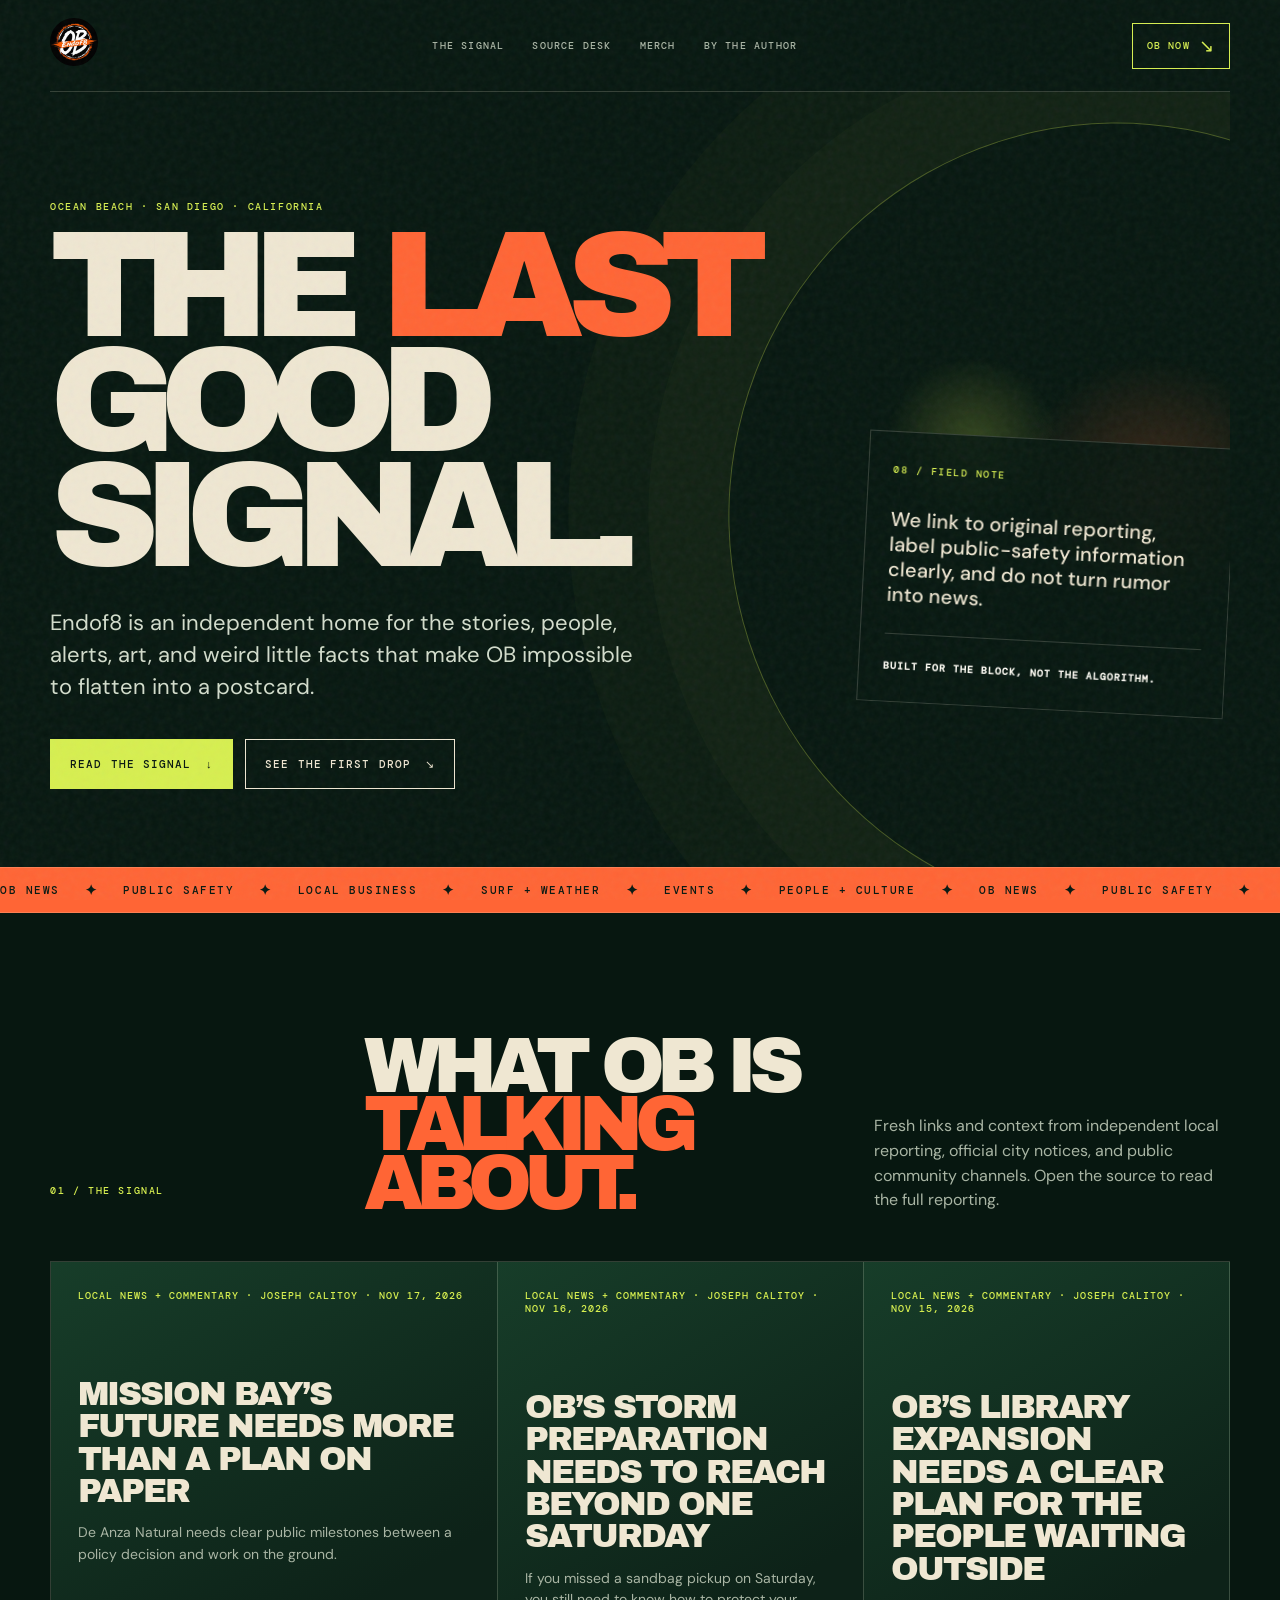
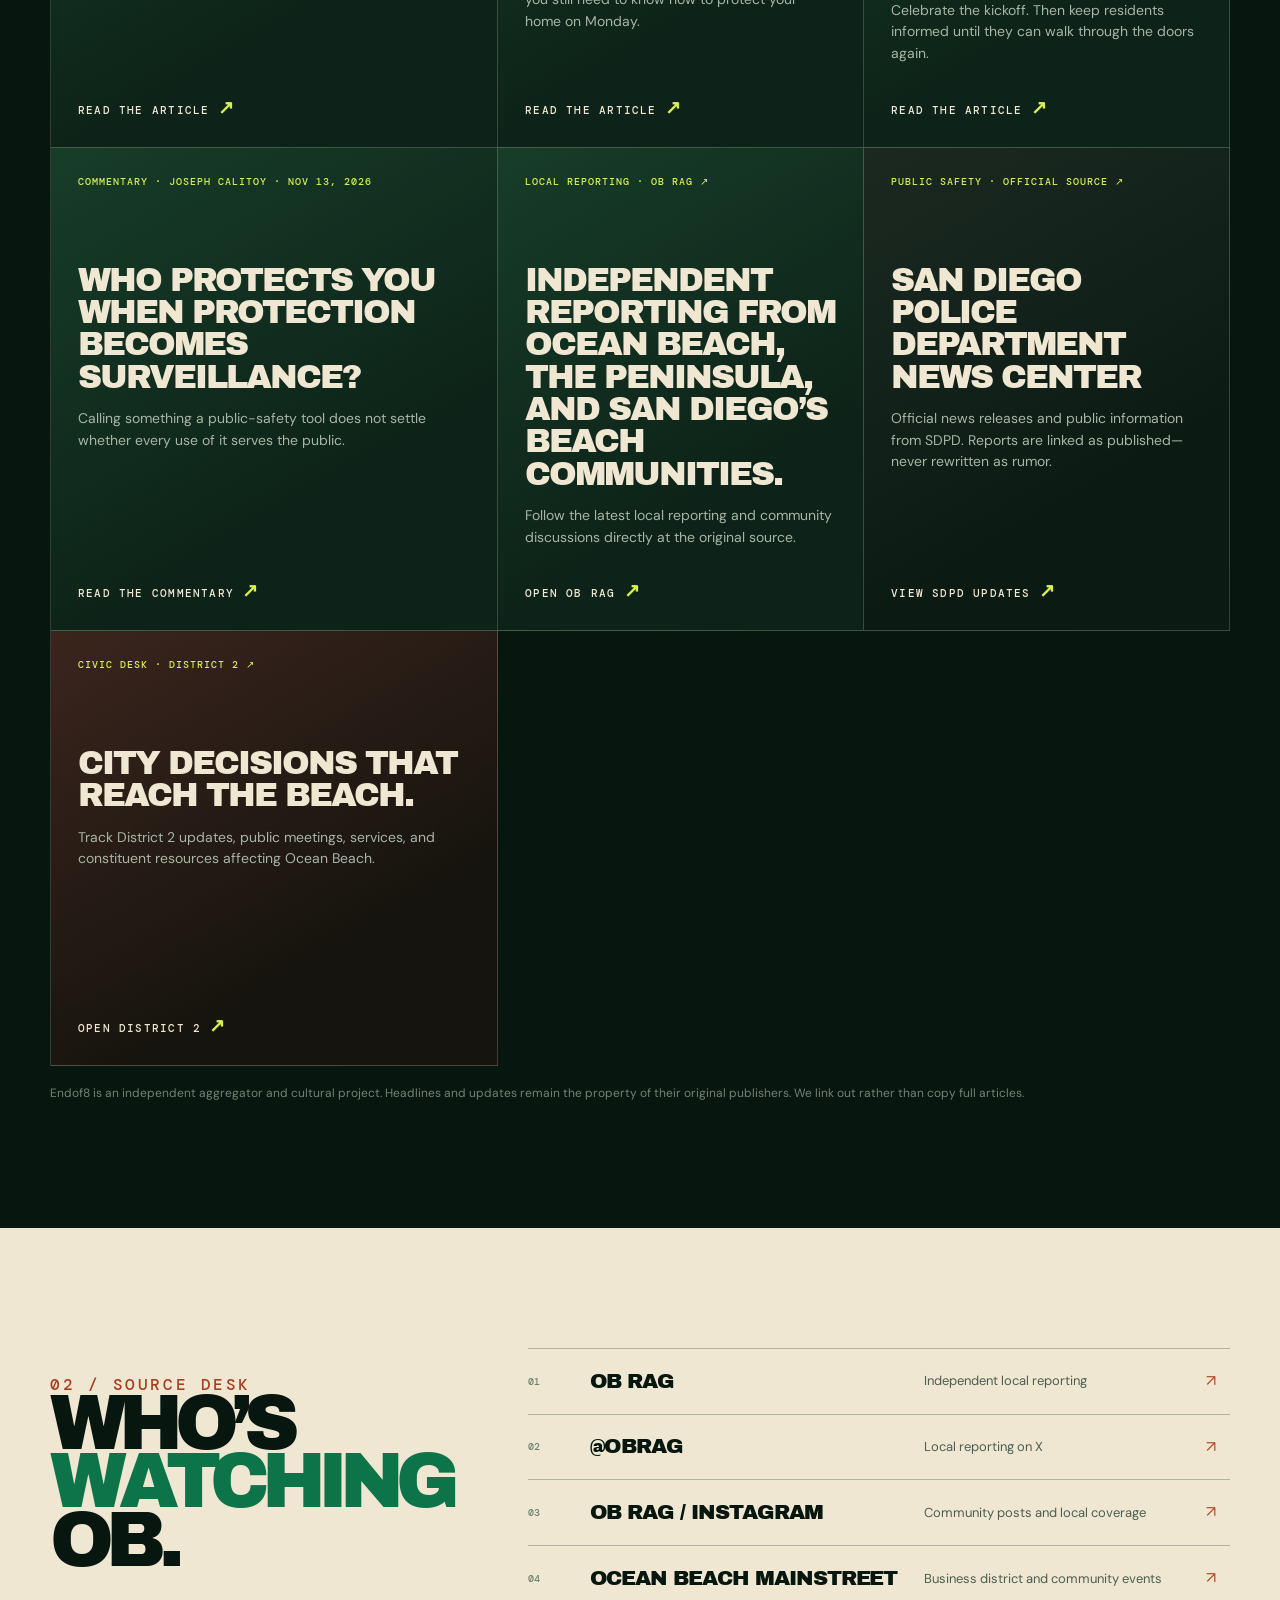
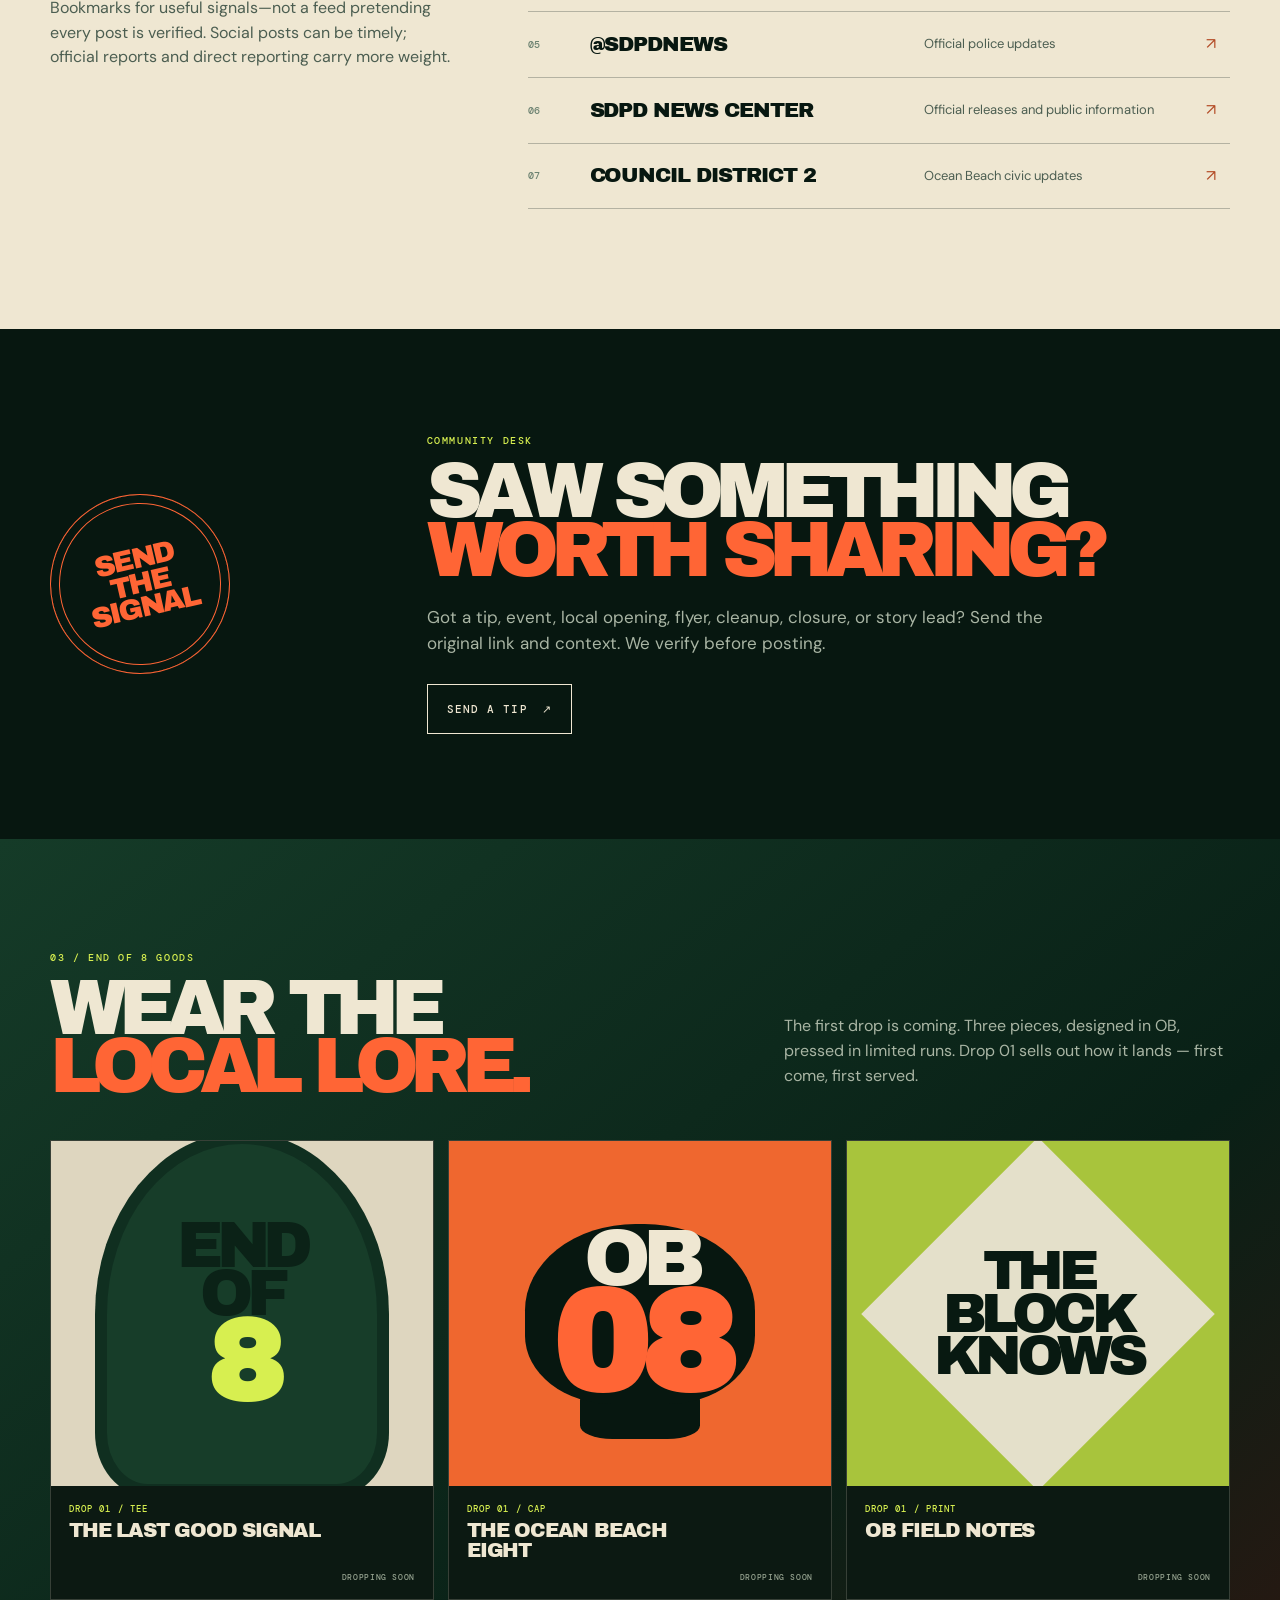
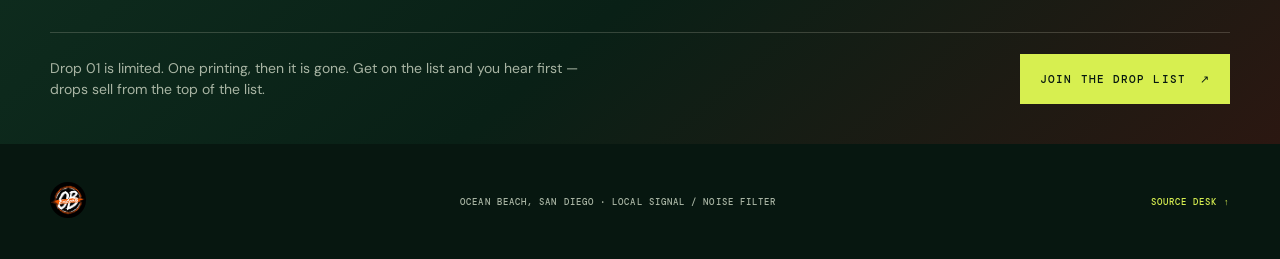
<file: index.html>
<!doctype html>
<html lang="en">
<head>
  <meta charset="utf-8" />
  <meta name="viewport" content="width=device-width, initial-scale=1" />
  <meta name="theme-color" content="#071710" />
  <meta name="description" content="Endof8 is Ocean Beach, San Diego—local news, public-source updates, culture, and future merchandise." />
  <meta property="og:title" content="Endof8 — Ocean Beach, San Diego" />
  <meta property="og:description" content="Local signal from OB: news, public safety sources, culture, and merch." />
  <title>Endof8 — Ocean Beach, San Diego</title>
  <link rel="preconnect" href="https://fonts.googleapis.com" />
  <link rel="preconnect" href="https://fonts.gstatic.com" crossorigin />
  <link href="https://fonts.googleapis.com/css2?family=Archivo+Black&family=DM+Mono:wght@400;500&family=DM+Sans:opsz,wght@9..40,400;9..40,500;9..40,700&family=Permanent+Marker&display=swap" rel="stylesheet" />
  <link rel="stylesheet" href="styles.css" />
</head>
<body>
  <div class="grain" aria-hidden="true"></div>
  <header class="site-header shell">
    <a class="wordmark" href="#top" aria-label="Endof8 home"><img src="endof8-logo.jpg" alt="Endof8 — OB" class="header-logo" /></a>
    <nav aria-label="Primary navigation">
      <a href="#signal">The signal</a>
      <a href="#sources">Source desk</a>
      <a href="#store">Merch</a>
      <a href="/author">By the author</a>
    </nav>
    <a class="menu-cta" href="#sources">OB NOW <i>↘</i></a>
  </header>

  <main id="top">
    <section class="hero shell">
      <div class="hero-copy">
        <p class="eyebrow">OCEAN BEACH · SAN DIEGO · CALIFORNIA</p>
        <h1>THE <em>LAST</em><br />GOOD<br />SIGNAL.</h1>
        <p class="hero-lede">Endof8 is an independent home for the stories, people, alerts, art, and weird little facts that make OB impossible to flatten into a postcard.</p>
        <div class="hero-actions">
          <a class="button button--solid" href="#signal">Read the signal <span>↓</span></a>
          <a class="button" href="#store">See the first drop <span>↘</span></a>
        </div>
      </div>
      <aside class="hero-note" aria-label="Endof8 editorial promise">
        <span class="note-number">08 / FIELD NOTE</span>
        <p>We link to original reporting, label public-safety information clearly, and do not turn rumor into news.</p>
        <span class="note-rule"></span>
        <small>BUILT FOR THE BLOCK, NOT THE ALGORITHM.</small>
      </aside>
    </section>

    <section class="ticker" aria-label="Topics Endof8 follows">
      <div class="ticker-track"><span>OB NEWS</span><b>✦</b><span>PUBLIC SAFETY</span><b>✦</b><span>LOCAL BUSINESS</span><b>✦</b><span>SURF + WEATHER</span><b>✦</b><span>EVENTS</span><b>✦</b><span>PEOPLE + CULTURE</span><b>✦</b><span>OB NEWS</span><b>✦</b><span>PUBLIC SAFETY</span><b>✦</b></div>
    </section>

    <section class="shell section section--signal" id="signal">
      <div class="section-intro">
        <p class="eyebrow">01 / THE SIGNAL</p>
        <h2>WHAT OB IS<br /><em>TALKING ABOUT.</em></h2>
        <p>Fresh links and context from independent local reporting, official city notices, and public community channels. Open the source to read the full reporting.</p>
      </div>
      <div class="story-grid">
        <a class="story story--lead" href="commentary/mission-bays-future-needs-more-than-a-plan-on-paper.html">
          <span class="story-meta">LOCAL NEWS + COMMENTARY · JOSEPH CALITOY · NOV 17, 2026</span>
          <h3>Mission Bay’s Future Needs More Than a Plan on Paper</h3>
          <p>De Anza Natural needs clear public milestones between a policy decision and work on the ground.</p>
          <span class="story-link">READ THE ARTICLE <b>↗</b></span>
        </a>
        <a class="story story--lead" href="commentary/ob-storm-preparation-needs-to-reach-beyond-one-saturday.html">
          <span class="story-meta">LOCAL NEWS + COMMENTARY · JOSEPH CALITOY · NOV 16, 2026</span>
          <h3>OB’s Storm Preparation Needs to Reach Beyond One Saturday</h3>
          <p>If you missed a sandbag pickup on Saturday, you still need to know how to protect your home on Monday.</p>
          <span class="story-link">READ THE ARTICLE <b>↗</b></span>
        </a>
        <a class="story story--lead" href="commentary/ob-library-expansion-needs-a-clear-plan.html">
          <span class="story-meta">LOCAL NEWS + COMMENTARY · JOSEPH CALITOY · NOV 15, 2026</span>
          <h3>OB’s Library Expansion Needs a Clear Plan for the People Waiting Outside</h3>
          <p>Celebrate the kickoff. Then keep residents informed until they can walk through the doors again.</p>
          <span class="story-link">READ THE ARTICLE <b>↗</b></span>
        </a>
        <a class="story story--lead" href="commentary/who-protects-you-when-protection-becomes-surveillance.html">
          <span class="story-meta">COMMENTARY · JOSEPH CALITOY · NOV 13, 2026</span>
          <h3>Who Protects You When Protection Becomes Surveillance?</h3>
          <p>Calling something a public-safety tool does not settle whether every use of it serves the public.</p>
          <span class="story-link">READ THE COMMENTARY <b>↗</b></span>
        </a>
        <a class="story story--lead" href="https://obrag.org" target="_blank" rel="noreferrer">
          <span class="story-meta">LOCAL REPORTING · OB RAG ↗</span>
          <h3>Independent reporting from Ocean Beach, the Peninsula, and San Diego’s beach communities.</h3>
          <p>Follow the latest local reporting and community discussions directly at the original source.</p>
          <span class="story-link">OPEN OB RAG <b>↗</b></span>
        </a>
        <a class="story story--official" href="https://www.sandiego.gov/police/news-center" target="_blank" rel="noreferrer">
          <span class="story-meta">PUBLIC SAFETY · OFFICIAL SOURCE ↗</span>
          <h3>San Diego Police Department News Center</h3>
          <p>Official news releases and public information from SDPD. Reports are linked as published—never rewritten as rumor.</p>
          <span class="story-link">VIEW SDPD UPDATES <b>↗</b></span>
        </a>
        <a class="story story--civic" href="https://www.sandiego.gov/citycouncil/cd2" target="_blank" rel="noreferrer">
          <span class="story-meta">CIVIC DESK · DISTRICT 2 ↗</span>
          <h3>City decisions that reach the beach.</h3>
          <p>Track District 2 updates, public meetings, services, and constituent resources affecting Ocean Beach.</p>
          <span class="story-link">OPEN DISTRICT 2 <b>↗</b></span>
        </a>
      </div>
      <p class="source-disclaimer">Endof8 is an independent aggregator and cultural project. Headlines and updates remain the property of their original publishers. We link out rather than copy full articles.</p>
    </section>

    <section class="source-desk" id="sources">
      <div class="shell source-layout">
        <div class="source-heading">
          <p class="eyebrow">02 / SOURCE DESK</p>
          <h2>WHO’S<br /><em>WATCHING</em><br />OB.</h2>
          <p>Bookmarks for useful signals—not a feed pretending every post is verified. Social posts can be timely; official reports and direct reporting carry more weight.</p>
        </div>
        <div class="source-list">
          <a href="https://obrag.org" target="_blank" rel="noreferrer"><span>01</span><strong>OB RAG</strong><small>Independent local reporting</small><i>↗</i></a>
          <a href="https://x.com/OBRag" target="_blank" rel="noreferrer"><span>02</span><strong>@OBRAG</strong><small>Local reporting on X</small><i>↗</i></a>
          <a href="https://www.instagram.com/obrag/" target="_blank" rel="noreferrer"><span>03</span><strong>OB RAG / INSTAGRAM</strong><small>Community posts and local coverage</small><i>↗</i></a>
          <a href="https://www.instagram.com/oceanbeachmainstreet/" target="_blank" rel="noreferrer"><span>04</span><strong>OCEAN BEACH MAINSTREET</strong><small>Business district and community events</small><i>↗</i></a>
          <a href="https://x.com/SDPDNews" target="_blank" rel="noreferrer"><span>05</span><strong>@SDPDNEWS</strong><small>Official police updates</small><i>↗</i></a>
          <a href="https://www.sandiego.gov/police/news-center" target="_blank" rel="noreferrer"><span>06</span><strong>SDPD NEWS CENTER</strong><small>Official releases and public information</small><i>↗</i></a>
          <a href="https://www.sandiego.gov/citycouncil/cd2" target="_blank" rel="noreferrer"><span>07</span><strong>COUNCIL DISTRICT 2</strong><small>Ocean Beach civic updates</small><i>↗</i></a>
        </div>
      </div>
    </section>

    <section class="shell section submit-section">
      <div class="submit-stamp">SEND<br />THE<br />SIGNAL</div>
      <div>
        <p class="eyebrow">COMMUNITY DESK</p>
        <h2>SAW SOMETHING<br /><em>WORTH SHARING?</em></h2>
        <p>Got a tip, event, local opening, flyer, cleanup, closure, or story lead? Send the original link and context. We verify before posting.</p>
        <a class="button" href="mailto:endof8@xcalitoy.com?subject=Endof8%20OB%20tip">SEND A TIP <span>↗</span></a>
      </div>
    </section>

    <section class="store" id="store">
      <div class="shell">
        <div class="store-head">
          <div><p class="eyebrow">03 / END OF 8 GOODS</p><h2>WEAR THE<br /><em>LOCAL LORE.</em></h2></div>
          <p>The first drop is coming. Three pieces, designed in OB, pressed in limited runs. Drop 01 sells out how it lands — first come, first served.</p>
        </div>
        <div class="product-grid">
          <article class="product product--shirt"><div class="product-art"><span>END<br />OF<br /><b>8</b></span></div><div class="product-copy"><div><p>DROP 01 / TEE</p><h3>THE LAST GOOD SIGNAL</h3></div><span>DROPPING SOON</span></div></article>
          <article class="product product--cap"><div class="product-art"><span>OB<br /><b>08</b></span></div><div class="product-copy"><div><p>DROP 01 / CAP</p><h3>THE OCEAN BEACH EIGHT</h3></div><span>DROPPING SOON</span></div></article>
          <article class="product product--print"><div class="product-art"><span>THE<br />BLOCK<br />KNOWS</span></div><div class="product-copy"><div><p>DROP 01 / PRINT</p><h3>OB FIELD NOTES</h3></div><span>DROPPING SOON</span></div></article>
        </div>
        <div class="store-foot"><p>Drop 01 is limited. One printing, then it is gone. Get on the list and you hear first — drops sell from the top of the list.</p><a class="button button--solid" href="mailto:endof8@xcalitoy.com?subject=Endof8%20drop%20list">JOIN THE DROP LIST <span>↗</span></a></div>
      </div>
    </section>
  </main>

  <footer class="shell footer"><a class="wordmark" href="#top"><img src="endof8-logo.jpg" alt="Endof8" class="footer-logo" /></a><p>OCEAN BEACH, SAN DIEGO · LOCAL SIGNAL / NOISE FILTER</p><a href="#sources">SOURCE DESK ↑</a></footer>
</body>
</html>
</file>
<file: styles.css>
:root{--ink:#071710;--deep:#0b241a;--pine:#133b28;--paper:#efe7d2;--muted:#a9b5a4;--acid:#d7ef50;--orange:#ff6535;--line:rgba(239,231,210,.19);--display:'Archivo Black',sans-serif;--sans:'DM Sans',sans-serif;--mono:'DM Mono',monospace}*{box-sizing:border-box}html{scroll-behavior:smooth;overflow-x:hidden}body{margin:0;color:var(--paper);background:var(--ink);font:16px/1.55 var(--sans);overflow-x:hidden}.grain{position:fixed;z-index:20;inset:0;pointer-events:none;opacity:.12;background-image:url("data:image/svg+xml,%3Csvg viewBox='0 0 180 180' xmlns='http://www.w3.org/2000/svg'%3E%3Cfilter id='n'%3E%3CfeTurbulence type='fractalNoise' baseFrequency='.78' numOctaves='3' stitchTiles='stitch'/%3E%3C/filter%3E%3Crect width='100%25' height='100%25' filter='url(%23n)' opacity='.45'/%3E%3C/svg%3E")}.shell{width:min(1180px,calc(100% - 48px));margin-inline:auto}.site-header{height:92px;display:flex;align-items:center;justify-content:space-between;border-bottom:1px solid var(--line);position:relative;z-index:1}.header-logo{height:48px;width:auto;border-radius:50%}.footer-logo{height:36px;width:auto;border-radius:50%}.site-header nav{display:flex;gap:28px}.site-header nav a,.menu-cta{font:500 10px var(--mono);letter-spacing:.12em;text-transform:uppercase;color:var(--muted);text-decoration:none}.site-header nav a:hover{color:var(--acid)}.menu-cta{display:inline-flex;gap:9px;align-items:center;padding:11px 14px;border:1px solid var(--acid);color:var(--acid)}.menu-cta i{font-style:normal;font-size:1.1rem}.hero{min-height:650px;display:grid;grid-template-columns:1.35fr .65fr;gap:52px;align-items:end;padding:108px 0 78px;position:relative;overflow:hidden}.hero:before{content:'';position:absolute;right:-22vw;top:30px;width:61vw;height:62vw;max-width:800px;max-height:800px;border:1px solid rgba(215,239,80,.3);border-radius:50%;box-shadow:0 0 0 80px rgba(215,239,80,.025),0 0 0 160px rgba(215,239,80,.02);background:radial-gradient(circle at 35% 35%,rgba(215,239,80,.22),transparent 12%),radial-gradient(circle at 55% 48%,rgba(255,101,53,.22),transparent 23%);transform:rotate(-18deg)}.hero-copy,.hero-note{position:relative;z-index:1}.eyebrow{margin:0 0 16px;color:var(--acid);font:500 10px var(--mono);letter-spacing:.16em;text-transform:uppercase}.hero h1,.section h2,.source-heading h2,.store h2{margin:0;font:400 clamp(5rem,11.8vw,10.8rem)/.76 var(--display);letter-spacing:-.105em;text-transform:uppercase}.hero h1 em,.section h2 em,.source-heading h2 em,.store h2 em{color:var(--orange);font-style:normal}.hero-lede{max-width:610px;margin:34px 0 0;color:#d3ddcc;font-size:clamp(18px,2vw,22px);line-height:1.45}.hero-actions{display:flex;gap:12px;flex-wrap:wrap;margin-top:36px}.button{display:inline-flex;align-items:center;justify-content:center;gap:14px;min-height:50px;padding:0 19px;border:1px solid var(--paper);color:var(--paper);font:500 11px var(--mono);letter-spacing:.1em;text-decoration:none;text-transform:uppercase;transition:.2s}.button:hover{border-color:var(--acid);color:var(--acid);transform:translateY(-2px)}.button--solid{background:var(--acid);color:var(--ink);border-color:var(--acid)}.button--solid:hover{color:var(--ink);background:#e9ff72}.hero-note{align-self:center;margin-top:160px;padding:24px;border:1px solid var(--line);background:rgba(7,23,16,.85);backdrop-filter:blur(6px);transform:rotate(3deg)}.note-number{color:var(--acid);font:500 10px var(--mono);letter-spacing:.15em}.hero-note p{font:500 20px/1.25 var(--sans);margin:26px 0}.note-rule{display:block;height:1px;background:var(--line);margin:18px 0}.hero-note small{font:700 10px/1.35 var(--mono);color:#fffdf5;letter-spacing:.1em}.ticker{border-top:1px solid var(--line);border-bottom:1px solid var(--line);overflow:hidden;background:var(--orange);color:var(--ink);white-space:nowrap}.ticker-track{display:inline-flex;align-items:center;gap:25px;min-width:max-content;padding:13px 0;font:500 11px var(--mono);letter-spacing:.14em;animation:slide 28s linear infinite}.ticker b{font-size:.9rem}@keyframes slide{to{transform:translateX(-25%)}}.section{padding:125px 0}.section-intro{display:grid;grid-template-columns:.8fr 1.35fr 1fr;gap:30px;align-items:end;margin-bottom:48px}.section h2,.source-heading h2,.store h2{font-size:clamp(3.2rem,6vw,6.2rem)}.section-intro>p:last-child,.source-heading>p,.store-head>p{color:var(--muted);margin:0;font-size:16px}.story-grid{display:grid;grid-template-columns:1.1fr .9fr .9fr;border-top:1px solid var(--line);border-left:1px solid var(--line)}.story{min-height:435px;display:flex;flex-direction:column;padding:27px;border-right:1px solid var(--line);border-bottom:1px solid var(--line);color:var(--paper);text-decoration:none;transition:.25s}.story:hover{background:#143525;transform:translateY(-4px)}.story--lead{background:linear-gradient(150deg,#173d29,#0d2218 70%)}.story--official{background:linear-gradient(150deg,#1b2921,#0b1b13 70%)}.story--civic{background:linear-gradient(150deg,#3b251d,#16140e 70%)}.story-meta{color:var(--acid);font:500 10px var(--mono);letter-spacing:.1em}.story h3{max-width:425px;margin:76px 0 15px;font:400 clamp(1.65rem,2.6vw,2.45rem)/.97 var(--display);letter-spacing:-.06em;text-transform:uppercase}.story p{margin:0;color:var(--muted);font-size:14px}.story-link{margin-top:auto;padding-top:30px;color:var(--paper);font:500 11px var(--mono);letter-spacing:.11em}.story-link b{color:var(--acid);font-size:1.2rem}.source-disclaimer{margin:18px 0 0;color:#728274;font-size:12px}.source-desk{padding:120px 0;background:var(--paper);color:var(--ink)}.source-layout{display:grid;grid-template-columns:.72fr 1.28fr;gap:76px}.source-heading .eyebrow{color:#a63e20}.source-heading h2 em{color:#0d744a}.source-heading>p{color:#4c5e51;margin-top:26px}.source-list{border-top:1px solid rgba(7,23,16,.25)}.source-list a{display:grid;grid-template-columns:46px 1.2fr 1fr 24px;gap:16px;align-items:center;padding:20px 0;border-bottom:1px solid rgba(7,23,16,.25);color:var(--ink);text-decoration:none;transition:.2s}.source-list a:hover{padding-inline:11px;background:#dceeb6}.source-list span{font:500 10px var(--mono);color:#6c8271}.source-list strong{font:400 21px/1 var(--display);letter-spacing:-.05em}.source-list small{color:#4c5e51;font-size:13px}.source-list i{font-style:normal;color:#b34c27}.submit-section{display:grid;grid-template-columns:.55fr 1.45fr;gap:72px;align-items:center;padding-block:105px}.submit-stamp{width:180px;height:180px;border:1px solid var(--orange);border-radius:50%;display:grid;place-items:center;text-align:center;color:var(--orange);font:400 29px/.85 var(--display);letter-spacing:-.07em;transform:rotate(-13deg);box-shadow:inset 0 0 0 8px var(--ink),inset 0 0 0 9px var(--orange)}.submit-section h2{margin-bottom:24px}.submit-section>div:last-child>p:not(.eyebrow){max-width:620px;color:var(--muted);font-size:17px;margin:0 0 27px}.store{padding:112px 0 40px;background:linear-gradient(140deg,#153b28,#092016 65%,#2b1711)}.store-head{display:grid;grid-template-columns:1.1fr .75fr;align-items:end;gap:80px;margin-bottom:44px}.store-head>p{padding-bottom:8px}.product-grid{display:grid;grid-template-columns:repeat(3,1fr);gap:14px}.product{min-width:0;background:#0c1912;border:1px solid var(--line)}.product-art{height:345px;display:grid;place-items:center;text-align:center;overflow:hidden;background:#ded6bf;color:#0b2217;font:400 clamp(2.4rem,5vw,4.8rem)/.76 var(--display);letter-spacing:-.1em;position:relative}.product-art:before{content:'';position:absolute;width:270px;height:340px;border-radius:50% 50% 15% 15%;background:#173d29;box-shadow:0 0 0 12px #102f20}.product-art span{z-index:1;position:relative}.product-art b{color:var(--acid);font-size:1.8em}.product--cap .product-art{background:#ef672f;color:var(--paper);font-size:5rem}.product--cap .product-art:before{width:230px;height:180px;border-radius:48% 48% 38% 38%;background:#071710;box-shadow:0 90px 0 -55px #071710}.product--cap .product-art b{color:var(--orange)}.product--print .product-art{background:#a8c43c;color:#081911;font-size:3.5rem}.product--print .product-art:before{width:250px;height:250px;border-radius:0;transform:rotate(45deg);background:#e4e0ca;box-shadow:none}.product-copy{min-height:113px;padding:17px 18px;display:flex;justify-content:space-between;gap:15px}.product-copy p{margin:0 0 6px;color:var(--acid);font:500 9px var(--mono);letter-spacing:.12em}.product-copy h3{margin:0;font:400 20px/.98 var(--display);letter-spacing:-.06em}.product-copy>span{flex:0 0 auto;align-self:end;color:#97a491;font:500 8px var(--mono);letter-spacing:.08em}.store-foot{display:flex;justify-content:space-between;gap:30px;align-items:center;margin-top:32px;padding:21px 0 0;border-top:1px solid var(--line)}.store-foot p{max-width:560px;margin:0;color:var(--muted);font-size:14px}.footer{display:flex;justify-content:space-between;align-items:center;gap:20px;padding:38px 0;color:var(--muted);font:500 9px var(--mono);letter-spacing:.12em}.footer>p{margin:0;text-align:center}.footer>a:last-child{color:var(--acid);text-decoration:none}@media(max-width:800px){.shell{width:min(100% - 30px,1180px)}.site-header{height:72px}.site-header nav{display:none}.hero{grid-template-columns:1fr;min-height:690px;padding:76px 0 55px}.hero:before{width:105vw;height:105vw;right:-50vw;top:30px}.hero h1{font-size:clamp(4.4rem,20.5vw,7rem)}.hero-note{max-width:310px;justify-self:end;margin-top:0}.section{padding:78px 0}.section-intro,.source-layout,.submit-section,.store-head{grid-template-columns:1fr;gap:22px}.section-intro h2{order:1}.section-intro .eyebrow{order:0}.section-intro>p:last-child{order:2}.story-grid,.product-grid{grid-template-columns:1fr}.story{min-height:290px}.story h3{margin-top:55px}.source-desk{padding:78px 0}.source-list a{grid-template-columns:28px 1fr 18px;gap:10px}.source-list small{grid-column:2;font-size:12px}.source-list i{grid-column:3;grid-row:1 / span 2}.submit-section{padding-block:75px}.submit-stamp{width:132px;height:132px;font-size:22px}.store{padding-top:76px}.product-art{height:300px}.store-foot,.footer{align-items:flex-start;flex-direction:column}.footer>p{text-align:left}.ticker-track{animation-duration:22s}}
</file>
